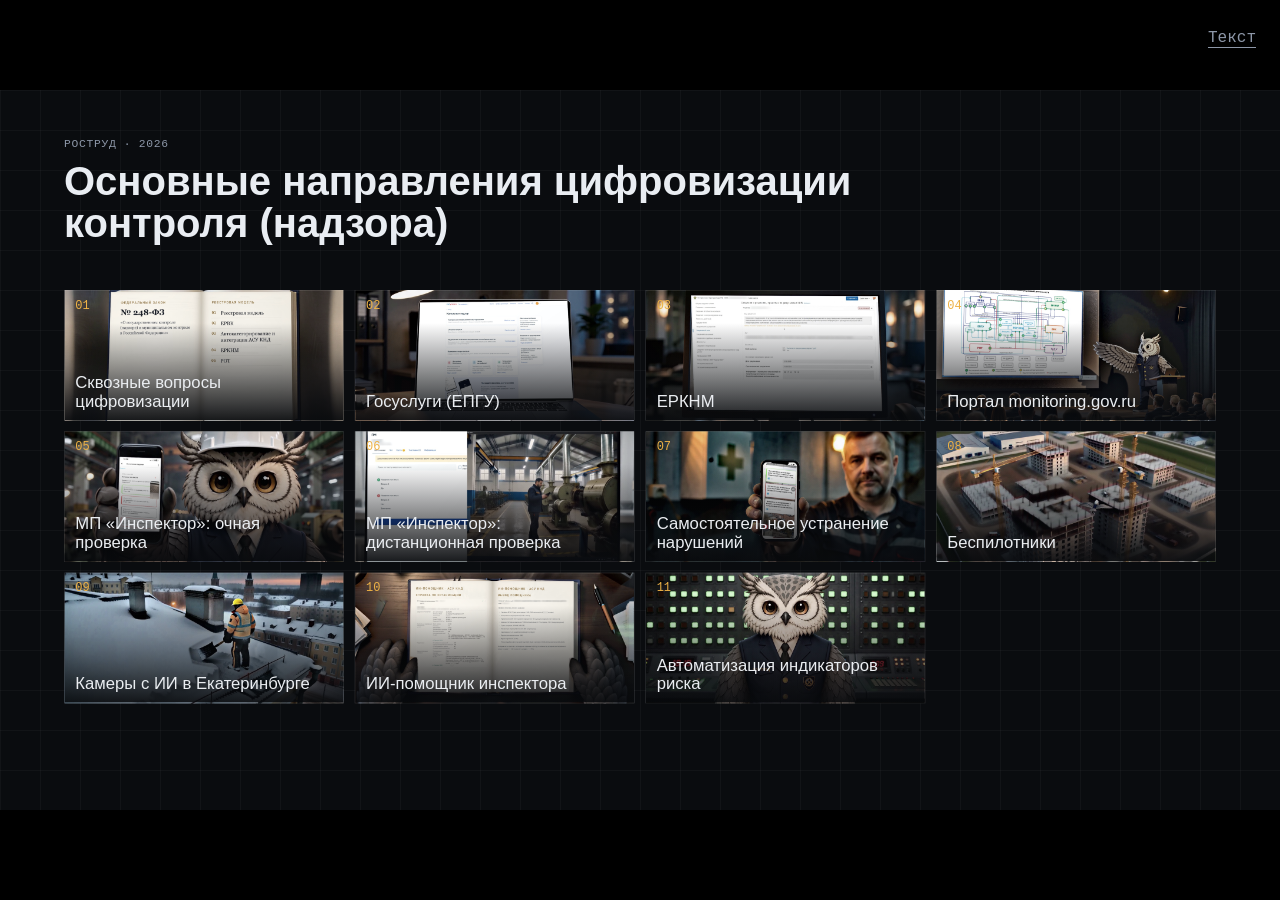
<file: index.html>
<!doctype html>
<html lang="ru">
<head>
<meta charset="utf-8">
<meta name="viewport" content="width=device-width,initial-scale=1">
<title>Цифровизация контроля · v4</title>
<style>
/* v2 — индустриальный: графит, сетка, тонкие линии, янтарный сигнальный акцент, DIN-подобный Bahnschrift, моноширинные цифры */
:root{--bg:#0a0c0f;--panel:rgba(10,13,18,.9);--line:rgba(255,255,255,.14);--line2:rgba(255,255,255,.28);--text:#e9edf2;--muted:#8d97a8;
  --acc:#ffb020;--mono:"Cascadia Mono","Cascadia Code",Consolas,"Courier New",monospace;--din:"Bahnschrift","DIN Alternate","Segoe UI",Arial,sans-serif}
*{box-sizing:border-box;margin:0;padding:0}
html,body{height:100%;background:#000;overflow:hidden}
body{font-family:var(--din);color:var(--text);-webkit-font-smoothing:antialiased}
#stage{position:absolute;left:50%;top:50%;width:1920px;height:1080px;transform-origin:50% 50%;overflow:hidden;background:var(--bg);-webkit-user-select:none;user-select:none}
#cam{position:absolute;inset:0;transform-origin:0 0;transition:transform .9s cubic-bezier(.6,0,.2,1)}
.instant,.instant *{transition:none!important}
.film{position:absolute;left:0;top:-8.571px;width:1920px;height:1097.143px}
#poster,#vid{object-fit:cover}
#poster{z-index:1;transition:filter .6s}
#vid{z-index:2;transition:opacity .15s}
#vid.hidden{opacity:0}
/* стоп-кадр: холоднее и строже, виньетка + тонкая сетка */
#stage.frozen #poster{filter:saturate(.8) contrast(1.06) brightness(.9)}
#fx{position:absolute;inset:0;z-index:4;pointer-events:none;opacity:0;transition:opacity .6s;
  background:radial-gradient(130% 100% at 50% 45%,transparent 55%,rgba(0,0,0,.55)),
    linear-gradient(rgba(255,255,255,.035) 1px,transparent 1px) 0 0/100% 60px,linear-gradient(90deg,rgba(255,255,255,.035) 1px,transparent 1px) 0 0/60px 100%}
#stage.frozen #fx{opacity:1}
.layer{z-index:3;pointer-events:none;opacity:0;transition:opacity .7s}
.layer.on{opacity:1}
.layer.masked{-webkit-mask-size:100% 100%;mask-size:100% 100%}
.quad{position:absolute;left:0;top:0;transform-origin:0 0;overflow:hidden}
.scr{background:#fff}
.scr img{width:100%;height:100%;display:block}
.scr.paper,.page{background:#f2ece0}
.page{color:#161c28;font-family:Georgia,serif;display:flex;flex-direction:column;justify-content:center;padding:0 calc(var(--pw) * .12);gap:calc(var(--ph) * .045)}
.page .pn b{display:block;font-size:calc(var(--ph) * .13);line-height:1}
.page .pn span{display:block;font-size:calc(var(--ph) * .042);line-height:1.25}
.scr .chat{position:absolute;inset:0;padding:calc(var(--ph) * .08) calc(var(--pw) * .1);font-family:Georgia,serif;color:#161c28}
.chat .m{margin-bottom:calc(var(--ph) * .05)}
.chat .who{font-size:calc(var(--ph) * .032);letter-spacing:.08em;text-transform:uppercase;color:#7a5418;font-weight:700}
.chat .t{font-size:calc(var(--ph) * .05);line-height:1.3}

/* панель — как прибор: кромка-акцент, уголок, линии-разделители */
#panel{position:absolute;z-index:6;opacity:0;pointer-events:none;transition:opacity .35s,transform .5s cubic-bezier(.2,.8,.2,1)}
#panel.right{right:64px;top:88px;width:660px;transform:translateX(24px)}
#panel.left{left:64px;top:88px;width:660px;transform:translateX(-24px)}
#panel.narrow{width:560px}
#panel.bottom{left:64px;right:64px;bottom:92px;transform:translateY(24px);display:grid;grid-template-columns:1.3fr 1fr;gap:0;align-items:stretch}
#panel.on{opacity:1;transform:none}
.card{position:relative;background:var(--panel);border:1px solid var(--line);padding:24px 32px 26px 36px}
.card::before{content:"";position:absolute;left:-1px;top:-1px;bottom:-1px;width:4px;background:var(--acc)}
.card::after{content:"";position:absolute;right:-1px;top:-1px;width:18px;height:18px;border-top:2px solid var(--line2);border-right:2px solid var(--line2)}
#panel.bottom .card+.card{border-left:none}
#panel.bottom .card+.card::before{display:none}
.kick{font-family:var(--mono);font-size:17px;letter-spacing:.06em;text-transform:uppercase;color:var(--muted);display:flex;gap:16px;align-items:baseline}
.kick .code{color:var(--acc)}
.ttl{font-size:44px;font-weight:600;line-height:1.05;margin:10px 0 4px;font-stretch:condensed}
.sub{display:none}
.bl{list-style:none;margin-top:14px;border-top:1px solid var(--line)}
.bl li{font-size:25px;line-height:1.3;padding:11px 0 11px 30px;border-bottom:1px solid var(--line);position:relative}
.bl li::before{content:"";position:absolute;left:0;top:24px;width:14px;height:2px;background:var(--acc)}
.nums{display:flex;flex-wrap:wrap}
.card .nums{margin-top:18px}
.num{padding-right:26px;margin-right:26px;border-right:1px solid var(--line)}
.num:last-child{border-right:none;margin-right:0;padding-right:0}
.num b{display:block;font-family:var(--mono);font-size:66px;font-weight:600;line-height:1;letter-spacing:-.02em;color:#fff;white-space:nowrap}
.num span{display:block;font-size:22px;color:var(--muted);margin-top:8px;max-width:320px;line-height:1.25}
.num em{display:inline-block;margin-top:6px;font-style:normal;font-family:var(--mono);font-size:13px;color:var(--acc);border:1px dashed var(--acc);padding:1px 7px}
.rv{opacity:0;transform:translateY(8px);transition:opacity .4s,transform .4s}
.on .rv,.rv.on{opacity:1;transform:none}

/* статус-строка */
#bar{position:absolute;left:0;right:0;bottom:0;height:58px;z-index:7;display:flex;align-items:center;gap:24px;padding:0 64px;
  font-family:var(--mono);font-size:15px;letter-spacing:.07em;text-transform:uppercase;color:var(--muted);
  background:linear-gradient(transparent,rgba(0,0,0,.7));opacity:0;transition:opacity .4s}
#stage.frozen #bar{opacity:1}
#bar b{color:var(--text);font-weight:600}
#bar .seg{display:flex;gap:4px;margin-left:auto}
#bar .seg i{width:34px;height:4px;background:rgba(255,255,255,.18)}
#bar .seg i.done{background:rgba(255,176,32,.45)}
#bar .seg i.cur{background:var(--acc)}

/* слайды шагов */
#slide{position:absolute;inset:0;z-index:8;opacity:0;pointer-events:none;transition:opacity .45s;background:var(--bg)}
#slide::before{content:"";position:absolute;inset:0;background:linear-gradient(rgba(255,255,255,.03) 1px,transparent 1px) 0 0/100% 60px,
  linear-gradient(90deg,rgba(255,255,255,.03) 1px,transparent 1px) 0 0/60px 100%}
#slide.on{opacity:1}
.shot{position:absolute;left:50%;top:46%;transform:translate(-50%,-50%);max-width:1720px;max-height:860px;border:1px solid var(--line2);background:#fff}
.shot.phone{height:880px;max-height:none;border-radius:40px;border:12px solid #15181e}
.cap{position:absolute;left:64px;right:64px;bottom:40px;font-family:var(--mono);font-size:18px;letter-spacing:.05em;text-transform:uppercase;color:var(--muted)}
.cap::before{content:"■ ";color:var(--acc)}
.list{position:absolute;left:140px;right:140px;top:110px}
.list h2{font-size:54px;font-weight:600;line-height:1.1;margin-bottom:44px;font-stretch:condensed}
.list ol{list-style:none;display:grid;grid-template-columns:1fr 1fr;grid-template-rows:repeat(4,auto);grid-auto-flow:column;column-gap:80px;counter-reset:n;border-top:1px solid var(--line)}
.list li{font-size:30px;line-height:1.3;padding:20px 0 20px 76px;border-bottom:1px solid var(--line);position:relative}
.list li::before{counter-increment:n;content:counter(n,decimal-leading-zero);position:absolute;left:0;top:20px;font-family:var(--mono);font-size:26px;color:var(--acc)}
.list .src{margin-top:26px;font-family:var(--mono);font-size:16px;color:var(--muted);text-transform:uppercase;letter-spacing:.06em}
.scrollbox{position:absolute;left:50%;top:60px;transform:translateX(-50%);width:1460px;height:880px;overflow:hidden;background:#fff;border:1px solid var(--line2)}
.scrollbox img{width:100%;display:block}

/* оглавление — плитки с кадрами */
#toc{position:absolute;inset:0;z-index:9;display:none;background:var(--bg)}
#toc.on{display:block}
#toc::before{content:"";position:absolute;inset:0;background:linear-gradient(rgba(255,255,255,.03) 1px,transparent 1px) 0 0/100% 60px,
  linear-gradient(90deg,rgba(255,255,255,.03) 1px,transparent 1px) 0 0/60px 100%}
#toc .bg{display:none}
#toc .kick{position:absolute;left:96px;top:72px}
#toc h1{position:absolute;left:96px;top:106px;font-size:60px;font-weight:600;line-height:1.05;max-width:1400px;font-stretch:condensed}
#toc ol{position:absolute;left:96px;right:96px;top:300px;display:grid;grid-template-columns:repeat(4,1fr);gap:16px;list-style:none}
#toc li{position:relative;height:196px;cursor:pointer;border:1px solid var(--line);background:center/cover no-repeat;overflow:hidden;filter:saturate(.75)}
#toc li:hover{filter:none;border-color:var(--acc)}
#toc li::before{content:"";position:absolute;inset:0;background:linear-gradient(transparent 25%,rgba(8,10,14,.93))}
#toc li .n{position:absolute;left:16px;top:12px;font-family:var(--mono);font-size:18px;color:var(--acc);z-index:1}
#toc li .t{position:absolute;left:16px;right:16px;bottom:14px;font-size:25px;line-height:1.15;z-index:1}
#toc .hint{position:absolute;left:96px;bottom:36px;font-family:var(--mono);font-size:15px;color:var(--muted)}
#toc .hint kbd{font:inherit;color:var(--text);border:1px solid var(--line2);padding:0 6px;margin:0 2px}

#black{position:fixed;inset:0;background:#000;z-index:100;display:none}
#hud{position:fixed;right:12px;bottom:10px;font:13px/1.3 Consolas,monospace;color:#8ea0c8;background:rgba(0,0,0,.6);padding:6px 10px;z-index:99}
/* v4: одна ссылка в углу главного экрана; во время показа скрыта. */
.speech-downloads{position:fixed;right:max(16px,env(safe-area-inset-right));top:max(16px,env(safe-area-inset-top));z-index:10;font-family:var(--mono);font-size:16px;line-height:1.3;color:var(--muted)}
.speech-downloads[hidden]{display:none}
.speech-downloads summary{display:flex;align-items:center;min-height:44px;padding:8px;list-style:none;cursor:pointer;text-decoration:underline;text-underline-offset:5px}
.speech-downloads summary::-webkit-details-marker{display:none}
.speech-downloads nav{position:absolute;right:0;top:calc(100% + 8px);width:140px;padding:4px;background:#10141a;border:1px solid var(--line2)}
.speech-downloads a{display:flex;align-items:center;min-height:44px;padding:8px 12px;color:var(--text);text-decoration:none}
.speech-downloads a:hover{color:var(--acc);background:rgba(255,255,255,.05)}
.speech-downloads summary:hover,.speech-downloads[open] summary{color:var(--acc)}
.speech-downloads summary:focus-visible,.speech-downloads a:focus-visible{outline:2px solid var(--acc);outline-offset:2px}
/* Фиксированные границы body не дают сцене 1920px расширять viewport телефона. */
@media(max-width:700px){body{position:fixed;inset:0}}
</style>
</head>
<body>
<div id="stage">
  <div id="cam">
    <img id="poster" class="film" alt="">
    <video id="vid" class="film" muted playsinline preload="auto"></video>
    <div id="scrLayer" class="film layer"><div id="scr" class="quad scr"><img alt=""></div></div>
    <div id="pageLayer" class="film layer"><div id="page" class="quad page"></div></div>
  </div>
  <div id="fx"></div>
  <div id="panel"></div>
  <div id="bar"><b id="barT"></b><span id="barK"></span><span class="seg" id="barS"></span></div>
  <div id="slide"></div>
  <section id="toc">
    <div class="bg"></div>
    <div class="kick"></div>
    <h1></h1>
    <ol></ol>
    <div class="hint"><kbd>→</kbd>/<kbd>PgDn</kbd>/клик — дальше · <kbd>←</kbd> назад · <kbd>T</kbd> оглавление · <kbd>1</kbd>…<kbd>9</kbd>, <kbd>0</kbd>=10, <kbd>-</kbd>=11 ·
      <kbd>R</kbd> заново · <kbd>V</kbd> другой вариант ролика · <kbd>F</kbd>/<kbd>F5</kbd> экран · <kbd>B</kbd> чёрный экран · <kbd>H</kbd> подсказка</div>
  </section>
</div>
<details id="speechDownloads" class="speech-downloads" hidden>
  <summary>Текст</summary>
  <nav aria-label="Скачать текст выступления">
    <a href="speech/vnot-v4.docx" download="Текст выступления ВНОТ версия 4.docx" aria-label="Скачать текст выступления в формате DOCX">DOCX</a>
    <a href="speech/vnot-v4.pdf" download="Текст выступления ВНОТ версия 4.pdf" aria-label="Скачать текст выступления в формате PDF">PDF</a>
  </nav>
</details>
<div id="black"></div>
<div id="hud"></div>
<script src="config_v4.js"></script>
<script src="v4_clips.js" onerror="window.V2 = {}"></script>
<script>
(function () {
  const V = window.V2 || {};
  const PANEL_V2 = { B1: 'bottom', B5: 'bottom', B10: 'bottom' };   // в кадрах v2 боковая панель закрывала разворот/лицо
  DECK.blocks.forEach(B => {
    if (PANEL_V2[B.id]) { B.panel = PANEL_V2[B.id]; B.narrow = false; }
    B.numbersOnPage = false;   // в книгах v2 цифр нет (V10 — распечатки скринов), цифры — в панели
    const v = V[B.id];
    if (!v) return;
    B.clips = [v.clip];
    if (v.baked && B.screen) { B.screen.quad = v.quad; B.screen.baked = true; B.screen.mask = null; }
    if (v.baked && B.page) B.page.baked = true;
    if (!v.baked) { B.screen = null; B.page = null; }   // экраны первой версии к кадрам v2 не подходят
  });
})();
</script>
<script src="masks.js"></script>
<script>
const D = window.DECK;
const $ = (s, r = document) => r.querySelector(s);
const stage = $('#stage'), cam = $('#cam'), vid = $('#vid'), poster = $('#poster');
const K = 1920 / D.frame[0], OY = (1080 - D.frame[1] * K) / 2;   // кадр → сцена

function fit() {
  const s = Math.min(innerWidth / 1920, innerHeight / 1080);
  stage.style.transform = `translate(-50%,-50%) scale(${s})`;
}
addEventListener('resize', fit); fit();

/* ---------- перспектива: четыре угла → matrix3d ---------- */
const adj = m => [m[4]*m[8]-m[5]*m[7], m[2]*m[7]-m[1]*m[8], m[1]*m[5]-m[2]*m[4], m[5]*m[6]-m[3]*m[8], m[0]*m[8]-m[2]*m[6],
                  m[2]*m[3]-m[0]*m[5], m[3]*m[7]-m[4]*m[6], m[1]*m[6]-m[0]*m[7], m[0]*m[4]-m[1]*m[3]];
const mm = (a, b) => { const c = []; for (let i = 0; i < 3; i++) for (let j = 0; j < 3; j++) { let s = 0; for (let k = 0; k < 3; k++) s += a[3*i+k] * b[3*k+j]; c[3*i+j] = s; } return c; };
const mv = (m, v) => [m[0]*v[0]+m[1]*v[1]+m[2]*v[2], m[3]*v[0]+m[4]*v[1]+m[5]*v[2], m[6]*v[0]+m[7]*v[1]+m[8]*v[2]];
function basis(p) { const m = [p[0], p[2], p[4], p[1], p[3], p[5], 1, 1, 1]; const v = mv(adj(m), [p[6], p[7], 1]); return mm(m, [v[0], 0, 0, 0, v[1], 0, 0, 0, v[2]]); }
const dist = (a, b) => Math.hypot(a[0] - b[0], a[1] - b[1]);
function placeQuad(el, quad) {            // quad в пикселях кадра; слой .film уже растянут на K
  const q = quad.map(([x, y]) => [x * K, y * K]);
  const w = (dist(q[0], q[1]) + dist(q[3], q[2])) / 2, h = (dist(q[0], q[3]) + dist(q[1], q[2])) / 2;
  el.style.width = w + 'px'; el.style.height = h + 'px'; el.style.setProperty('--ph', h + 'px'); el.style.setProperty('--pw', w + 'px');
  const t = mm(basis([q[0][0], q[0][1], q[1][0], q[1][1], q[3][0], q[3][1], q[2][0], q[2][1]]), adj(basis([0, 0, w, 0, 0, h, w, h])));
  for (let i = 0; i < 9; i++) t[i] /= t[8];
  el.style.transform = `matrix3d(${[t[0], t[3], 0, t[6], t[1], t[4], 0, t[7], 0, 0, 1, 0, t[2], t[5], 0, t[8]].join(',')})`;
}

/* ---------- состояние ---------- */
const QS = new URLSearchParams(location.search);
const DRAFT = QS.has('draft');                   // ?draft — показывать заглушки цифр («нужна цифра»)
let cur = { b: -2, s: 0 }, token = 0, hud = QS.has('hud'), timers = [];
const nums = B => B.numbers.filter(n => !n.stub || DRAFT);
// заранее распаковать все стоп-кадры и первые кадры: смена блока без мелькания
const STILLS = {};
D.blocks.forEach(B => B.clips.forEach(c => ['first', 'last'].forEach(k => {
  const im = new Image(); im.src = `media/${c}_${k}.jpg`; im.decode().catch(() => {}); STILLS[`${c}_${k}`] = im;
})));
const variant = {};
const clipOf = B => B.clips[variant[B.id] || 0];
const lastStep = B => 1 + (B.steps || []).length;          // 0 ролик, 1 стоп-кадр, 2.. шаги
function later(fn, ms) { const t = token; timers.push(setTimeout(() => t === token && fn(), ms)); }
function stopTimers() { timers.forEach(clearTimeout); timers = []; }
function instant(el, on) { el.classList.toggle('instant', on); if (on) void el.offsetWidth; }

function countUp(el, raw, delay) {
  const m = String(raw).match(/^([^\d]*)(\d[\d\s]*\d|\d)(.*)$/);
  if (!m || /N/.test(raw) || /^-/.test(m[3])) { el.textContent = raw; return; }   // «248-ФЗ» и заглушки не считаем
  const [, pre, num, post] = m, to = +num.replace(/\s/g, ''), fmt = n => pre + n.toLocaleString('ru-RU') + post;
  if (!isFinite(to) || to <= 1) { el.textContent = raw; return; }
  el.textContent = fmt(0);
  const t = token;
  later(() => {
    const t0 = performance.now(), dur = 1200;
    (function f(now) {
      if (t !== token) return;
      const k = Math.min(1, (now - t0) / dur);
      el.textContent = fmt(Math.round(to * (1 - Math.pow(1 - k, 3))));
      if (k < 1) requestAnimationFrame(f); else el.textContent = raw;
    })(t0);
  }, delay);
}
const numHTML = n => `<div class="num rv"><b data-v="${n.v}">${n.v}</b><span>${n.l}</span>${n.stub ? '<em>нужна цифра</em>' : ''}</div>`;

function loadBlock(B) {
  const c = clipOf(B);
  vid.removeAttribute('poster'); vid.poster = `media/${c}_first.jpg`;
  vid.src = `media/${c}.mp4`; vid.dataset.clip = c;
  poster.src = `media/${c}_first.jpg`;            // на время ролика под видео — его первый кадр; стоп-кадр ставится в go()
  // экран в кадре
  const L = $('#scrLayer'), S = $('#scr');
  L.style.display = B.screen && !B.screen.baked ? '' : 'none';     // baked: интерфейс уже вклеен в ролик
  if (B.screen && !B.screen.baked) {
    if (B.screen.chat) {             // «напечатанный» диалог на странице книги
      S.innerHTML = `<div class="chat">${B.screen.chat.map(m => `<div class="m ${m.q ? 'q' : ''}"><div class="who">${m.who}</div><div class="t">${m.t}</div></div>`).join('')}</div>`;
    } else {
      S.innerHTML = '<img alt="">';
      const img = $('img', S);
      img.src = B.screen.img; img.style.objectFit = B.screen.fit || 'cover'; img.style.objectPosition = B.screen.pos || 'center';
    }
    S.style.background = B.screen.bg || ''; S.classList.toggle('paper', !!B.screen.paper);
    placeQuad(S, B.screen.quad);
    L.classList.toggle('masked', !!B.screen.mask);
    const mk = B.screen.mask && ((window.MASKS || {})[B.screen.mask] || B.screen.mask);
    L.style.webkitMaskImage = L.style.maskImage = mk ? `url("${mk}")` : '';
  }
  // цифры на странице книги
  const PL = $('#pageLayer'), P = $('#page');
  PL.style.display = B.page && !B.page.baked ? '' : 'none';
  if (B.page && !B.page.baked) {
    placeQuad(P, B.page.quad);
    P.innerHTML = nums(B).map(n => `<div class="pn"><b>${n.v}</b><span>${n.l}</span>${n.stub ? '<em>нужна цифра</em>' : ''}</div>`).join('');
  }
  // панель
  const panel = $('#panel');
  panel.className = B.panel + (B.narrow ? ' narrow' : '') + ' instant';   // старая панель не «уезжает» поверх нового ролика
  const bi = D.blocks.indexOf(B) + 1;
  const head = `<div class="kick rv"><span class="code">${String(bi).padStart(2, '0')} / ${D.blocks.length}</span><span>${B.kicker || ''}</span></div><div class="ttl rv">${B.title}</div>`;
  const bl = `<ul class="bl">${B.bullets.map(x => `<li class="rv">${x}</li>`).join('')}</ul>`;
  const nl = B.numbersOnPage ? [] : nums(B);
  const numsHTML = nl.length ? `<div class="nums">${nl.map(numHTML).join('')}</div>` : '';
  panel.innerHTML = B.panel === 'bottom' && numsHTML ? `<div class="card">${head}${bl}</div><div class="card">${numsHTML}</div>`
                                                     : `<div class="card">${head}${bl}${numsHTML}</div>`;
  panel.style.gridTemplateColumns = B.panel === 'bottom' && !numsHTML ? '1fr' : '';
  void panel.offsetWidth;
  // подгрузить следующий ролик заранее
  const nb = D.blocks[D.blocks.indexOf(B) + 1];
  if (nb) { const pv = document.createElement('video'); pv.preload = 'auto'; pv.muted = true; pv.src = `media/${clipOf(nb)}.mp4`; }
}

function showPanel(on, anim) {
  const panel = $('#panel');
  instant(panel, !anim);
  panel.classList.toggle('on', on);
  const items = [...panel.querySelectorAll('.rv')];
  items.forEach((el, i) => { el.style.transitionDelay = anim && on ? `${250 + i * 110}ms` : '0ms'; el.classList.toggle('on', on); });
  if (on) panel.querySelectorAll('.num b').forEach((b, i) => anim ? countUp(b, b.dataset.v, 500 + i * 250) : (b.textContent = b.dataset.v));
  if (!anim) requestAnimationFrame(() => panel.classList.remove('instant'));
}

function camZoom(B, on, anim) {
  instant(cam, !anim);
  if (on && B.screen) {
    const xs = B.screen.quad.map(p => p[0] * K), ys = B.screen.quad.map(p => p[1] * K + OY);
    const x0 = Math.min(...xs), x1 = Math.max(...xs), y0 = Math.min(...ys), y1 = Math.max(...ys);
    const s = Math.min(1920 / (x1 - x0), 1080 / (y1 - y0)) * .92, cx = (x0 + x1) / 2, cy = (y0 + y1) / 2;
    cam.style.transform = `translate(${960 - cx * s}px,${540 - cy * s}px) scale(${s})`;
  } else cam.style.transform = 'none';
  if (!anim) requestAnimationFrame(() => cam.classList.remove('instant'));
}

function showSlide(B, s, anim) {
  const sl = $('#slide');
  instant(sl, !anim);
  const st = s >= 2 ? B.steps[s - 2] : null;
  if (!st) { sl.classList.remove('on'); return; }            // содержимое гаснет вместе со слайдом, без пустого фона
  if (st.type === 'zoom') {
    if (st.crop) {
      const [w, h] = st.crop.frame, [sw, sh] = st.crop.source;
      sl.innerHTML = `<svg class="shot" width="${860 * w / h}" height="860" viewBox="0 0 ${w} ${h}" role="img" aria-label="${st.caption || ''}" xmlns="http://www.w3.org/2000/svg">
        <defs><clipPath id="pamphletClip"><path d="${st.crop.path}"/></clipPath></defs>
        <rect width="${w}" height="${h}" fill="#ecedef"/>
        <image href="${st.img}" width="${sw}" height="${sh}" clip-path="url(#pamphletClip)"/>
      </svg><div class="cap">${st.caption || ''}</div>`;
    } else {
      sl.innerHTML = `<img class="shot${st.phone ? ' phone' : ''}" src="${st.img}" alt="" style="${st.bg ? 'background:' + st.bg : ''}"><div class="cap">${st.caption || ''}</div>`;
    }
  } else if (st.type === 'list') {
    sl.innerHTML = `<div class="list"><h2>${st.title}</h2><ol>${st.items.map(x => `<li class="rv">${x}</li>`).join('')}</ol>
      ${st.source ? `<div class="src">Источник: ${st.source}</div>` : ''}</div>`;
  } else if (st.type === 'scroll') {
    sl.innerHTML = `<div class="scrollbox"><img src="${st.img}" alt=""></div><div class="cap">${st.caption || ''}</div>`;
  }
  const reveal = () => {
    sl.classList.add('on');
    sl.querySelectorAll('.rv').forEach((el, i) => { el.style.transitionDelay = anim ? `${200 + i * 90}ms` : '0ms'; el.classList.add('on'); });
    if (st.type === 'scroll') {
      const img = $('.scrollbox img', sl);
      const run = () => {
        const d = img.getBoundingClientRect().height / (stage.getBoundingClientRect().height / 1080) - 890;
        if (d > 0) img.animate([{ transform: 'translateY(0)' }, { transform: `translateY(${-d}px)` }],
                               { duration: Math.max(6000, d * 6), delay: 700, easing: 'ease-in-out', fill: 'forwards' });
      };
      img.complete ? run() : img.onload = run;
    }
  };
  const prevStep = sl.classList.contains('on');
  if (anim && !prevStep && st.type === 'zoom' && B.screen) later(reveal, 650);    // сначала наезд камеры, потом скрин крупно
  else reveal();
  if (!anim) requestAnimationFrame(() => sl.classList.remove('instant'));
}

function go(b, s, opt = {}) {
  token++; stopTimers();
  const changed = b !== cur.b || opt.reload;
  cur = { b, s };
  const speech = $('#speechDownloads');
  speech.hidden = b >= 0;
  if (speech.hidden) speech.open = false;
  if (speech.hidden && speech.contains(document.activeElement)) document.activeElement.blur();
  const toc = $('#toc');
  if (b < 0) {
    toc.classList.add('on'); vid.pause(); drawHud(); return;
  }
  toc.classList.remove('on');
  const B = D.blocks[b];
  if (changed) loadBlock(B);
  const anim = !!opt.anim;
  // ролик / стоп-кадр
  poster.src = `media/${clipOf(B)}_${s === 0 ? 'first' : 'last'}.jpg`;
  if (s === 0) {
    vid.classList.remove('hidden'); vid.currentTime = 0;
    if (!blackOn()) vid.play().catch(() => {});
  } else {
    vid.pause(); vid.classList.add('hidden');
  }
  // экран в кадре и страница книги — со стоп-кадра и дальше
  const a2 = anim && !changed && s > 0;                  // при смене блока слои и камеру ставим сразу, без отъезда поверх нового ролика
  for (const id of ['#scrLayer', '#pageLayer']) { const L = $(id); instant(L, !a2); L.classList.toggle('on', s >= 1); if (!a2) requestAnimationFrame(() => L.classList.remove('instant')); }
  showPanel(s === 1, anim);
  camZoom(B, s >= 2 && !!B.screen, a2);
  showSlide(B, s, anim);
  drawHud();
}
vid.addEventListener('ended', () => {
  if (cur.b >= 0 && cur.s === 0 && vid.dataset.clip === clipOf(D.blocks[cur.b])) {
    lastNav = performance.now() + 500;           // нажатие в момент конца ролика не проскакивает стоп-кадр
    go(cur.b, 1, { anim: true });
  }
});

function next() {
  if (cur.b < 0) return go(0, 0, { anim: true });
  const B = D.blocks[cur.b];
  if (cur.s < lastStep(B)) return go(cur.b, cur.s + 1, { anim: true });
  if (cur.b < D.blocks.length - 1) go(cur.b + 1, 0, { anim: true });
}
function prev() {
  if (cur.b < 0) return;
  if (cur.s >= 2) return go(cur.b, cur.s - 1, { anim: true });
  if (cur.b === 0) return go(-1, 0);
  go(cur.b - 1, 1, { anim: false });           // предыдущий блок — сразу стоп-кадр
}
function drawBar() {
  const b = cur.b;
  stage.classList.toggle('frozen', b >= 0 && cur.s >= 1);
  stage.classList.toggle('inslide', b >= 0 && cur.s >= 2);
  if (b < 0) return;
  $('#barT').textContent = `${String(b + 1).padStart(2, '0')} · ${D.blocks[b].title}`;
  $('#barK').textContent = 'Роструд · цифровизация контроля (надзора)';
  $('#barS').innerHTML = D.blocks.map((_, i) => `<i class="${i < b ? 'done' : i === b ? 'cur' : ''}"></i>`).join('');
}
function drawHud() {
  drawBar();
  const h = $('#hud');
  h.style.display = hud ? '' : 'none';
  $('#toc .hint').style.display = hud ? '' : 'none';
  if (cur.b < 0) { h.textContent = 'оглавление'; return; }
  const B = D.blocks[cur.b], names = ['ролик', 'стоп-кадр'];
  const st = cur.s < 2 ? names[cur.s] : ({ zoom: 'экран крупно', list: 'список', scroll: 'прокрутка' })[B.steps[cur.s - 2].type];
  h.textContent = `${B.id} · ${st} · ${clipOf(B)} · ${cur.s + 1}/${lastStep(B) + 1}`;
}

/* ---------- оглавление ---------- */
$('#toc .kick').textContent = D.subtitle;
$('#toc h1').textContent = D.title;
$('#toc .bg').style.backgroundImage = `url(media/${D.blocks[0].clips[0]}_last.jpg)`;
$('#toc ol').innerHTML = D.blocks.map((B, i) => `<li data-go="${i}" style="background-image:url(media/${B.clips[0]}_last.jpg)"><span class="n">${String(i + 1).padStart(2, '0')}</span><span class="t">${B.title}</span></li>`).join('');

/* ---------- управление: кликер = клавиатура; дребезг и автоповтор не листают ---------- */
let lastNav = 0;
function nav(fn, ...a) { const t = performance.now(); if (t - lastNav < 250) return; lastNav = t; fn(...a); }
const blackOn = () => $('#black').style.display === 'block';
function setBlack(v) {
  $('#black').style.display = v ? 'block' : 'none';
  if (cur.b >= 0 && cur.s === 0) v ? vid.pause() : vid.play().catch(() => {});   // ролик под чёрным не идёт вслепую
}
$('#black').addEventListener('click', e => { if (e.detail === 1) setBlack(false); });
const fullscreen = () => document.fullscreenElement || document.documentElement.requestFullscreen().catch(() => {});
const NEXT = ['ArrowRight', 'PageDown', 'ArrowDown', ' ', 'Enter'], PREV = ['ArrowLeft', 'PageUp', 'ArrowUp', 'Backspace'];
const DIGIT = { Digit1: 0, Digit2: 1, Digit3: 2, Digit4: 3, Digit5: 4, Digit6: 5, Digit7: 6, Digit8: 7, Digit9: 8, Digit0: 9, Minus: 10 };
addEventListener('keydown', e => {
  const k = e.key, c = e.code;
  if (e.target.closest?.('.speech-downloads') && (k === 'Enter' || k === ' ')) return;
  if (k === 'Escape' && !blackOn() && $('#speechDownloads').open) { $('#speechDownloads').open = false; return; }
  if (e.ctrlKey || e.altKey || e.metaKey) return;
  if (NEXT.includes(k) || PREV.includes(k) || k === 'F5') e.preventDefault();
  if (e.repeat) return;
  if (blackOn() && (NEXT.includes(k) || PREV.includes(k) || k === 'Escape')) return setBlack(false);
  if (NEXT.includes(k)) nav(next);
  else if (PREV.includes(k)) nav(prev);
  else if (k === 'F5') fullscreen();
  else if (k === 'Escape') { /* Esc ничего не листает */ }
  else if (c === 'KeyT' || k === 'Home') nav(go, -1, 0);
  else if (c === 'KeyR' && cur.b >= 0) nav(go, cur.b, 0, { anim: true, reload: true });
  else if (c === 'KeyV' && cur.b >= 0 && D.blocks[cur.b].clips.length > 1) {
    const B = D.blocks[cur.b]; variant[B.id] = ((variant[B.id] || 0) + 1) % B.clips.length;
    nav(go, cur.b, 0, { anim: true, reload: true });
  }
  else if (c === 'KeyF') document.fullscreenElement ? document.exitFullscreen() : fullscreen();
  else if (c === 'KeyH') { hud = !hud; drawHud(); }
  else if (c === 'KeyB' || c === 'Period' || k === '.') setBlack(!blackOn());
  else if (c in DIGIT && DIGIT[c] < D.blocks.length) nav(go, DIGIT[c], 0, { anim: true, reload: DIGIT[c] === cur.b });
});
let focusAt = 0;
addEventListener('focus', () => focusAt = performance.now());
stage.addEventListener('mousedown', e => { if (e.detail > 1) e.preventDefault(); });
stage.addEventListener('click', e => {
  if (e.detail > 1 || performance.now() - focusAt < 500) return;
  if (e.target.closest('.speech-downloads')) return;
  const li = e.target.closest('[data-go]');
  if (li) return nav(go, +li.dataset.go, 0, { anim: true });
  if (e.target.closest('#toc ol')) return;
  nav(next);
});

// ?b=3&s=1 — сразу блок и шаг (для проверки)
const q = new URLSearchParams(location.search);
q.has('b') ? go(+q.get('b'), +(q.get('s') || 0), { anim: false }) : go(-1, 0);
</script>
</body>
</html>
</file>
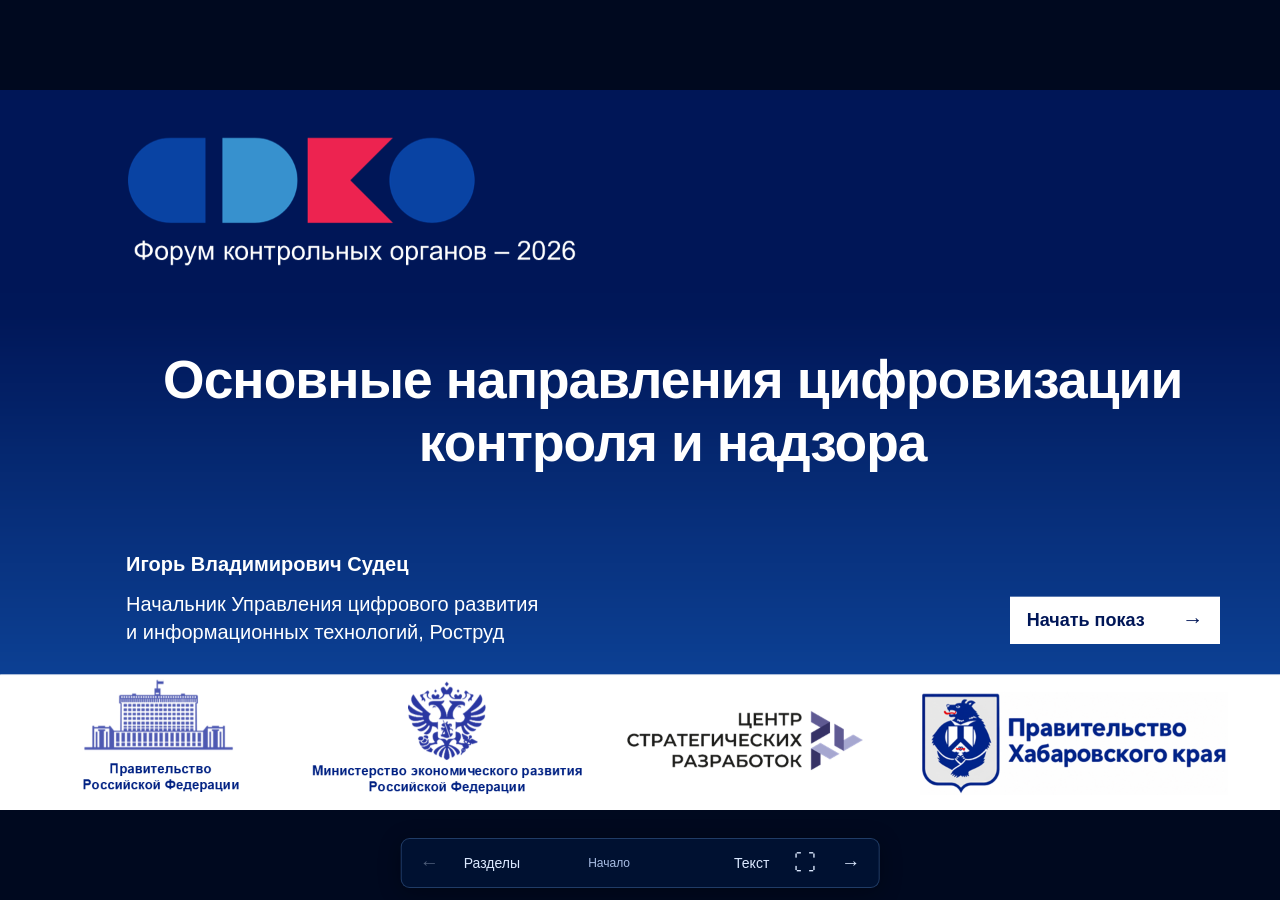
<file: knd/index.html>
<!doctype html>
<html lang="ru">
<head>
  <meta charset="utf-8">
  <meta name="viewport" content="width=device-width,initial-scale=1">
  <meta name="theme-color" content="#001657">
  <meta name="description" content="Цифровые инструменты контроля и надзора. Медиа-презентация Роструда для Форума контрольных органов — 2026.">
  <title>Роструд · Форум контрольных органов — 2026</title>
  <link rel="icon" href="assets/forum-logo.png">
  <link rel="stylesheet" href="styles.css?v=20261118-r24">
  <!-- Start these with the page: otherwise they wait for app.js and styles.css, one Pages round trip each. -->
  <link rel="preload" href="content.json?v=20261118-r24" as="fetch" crossorigin>
  <link rel="preload" href="assets/cover-bg.png?v=20261117" as="image">
</head>
<body>
  <main id="stage" class="forum-canvas cover" aria-label="Презентация Роструда">
    <section id="cover" class="cover-page">
      <h1 id="deck-title">Основные направления цифровизации<br>контроля и надзора</h1>
      <p class="slide-speaker" id="cover-speaker" hidden></p>
      <p class="slide-position" id="cover-position">Федеральная служба по труду и занятости</p>
      <button class="start-button" id="start">Начать показ <span aria-hidden="true">→</span></button>
    </section>
    <section id="chapter" hidden>
      <header class="chapter-header">
        <h1 id="chapter-title"></h1>
        <p id="chapter-subtitle"></p>
        <nav id="screen-nav" class="screen-nav" aria-label="Экраны раздела" hidden></nav>
      </header>
      <div id="media-layout" class="media-layout">
        <div class="media-frame">
          <img id="still" alt="Кадр из ролика с филином">
          <video id="video" muted playsinline preload="metadata" aria-label="Ролик раздела"></video>
          <div id="video-error" class="video-error" hidden>
            <p>Не удалось загрузить ролик</p>
            <button id="retry">Повторить</button>
          </div>
          <div id="graphic" class="graphic" hidden></div>
          <div id="media-caption" class="media-caption" hidden></div>
        </div>
        <aside id="summary" class="summary" aria-label="Ключевые тезисы"></aside>
      </div>
      <div id="landing" class="landing" hidden></div>
      <footer class="chapter-footer">
        <span>Роструд</span>
        <nav id="progress" aria-label="Разделы презентации"></nav>
        <span id="page-number"></span>
      </footer>
    </section>
    <section id="closing" class="closing-page" hidden>
      <h1>Спасибо за внимание!</h1>
      <p class="slide-speaker" id="closing-speaker" hidden></p>
      <p class="slide-position" id="closing-position">Федеральная служба по труду и занятости</p>
      <button id="restart" class="text-button">Вернуться к началу <span aria-hidden="true">↖</span></button>
    </section>
    <p id="loading-error" hidden>Не удалось открыть презентацию. Обновите страницу.</p>
  </main>

  <nav class="controls" aria-label="Управление показом">
    <button id="previous" title="Назад · ←" aria-label="Предыдущий экран">←</button>
    <button id="contents" title="Разделы · T">Разделы</button>
    <span id="position" class="position" aria-live="polite">Начало</span>
    <button id="pause" title="Пауза · P" aria-label="Приостановить" style="visibility:hidden">Ⅱ</button>
    <button id="notes" title="Текст выступления · N">Текст</button>
    <button id="fullscreen" title="Полный экран · F, F5, F11 · выход — Esc" aria-label="Полный экран">⛶</button>
    <button id="next" title="Дальше · →" aria-label="Следующий экран">→</button>
  </nav>

  <dialog id="contents-dialog" aria-labelledby="contents-title">
    <div class="dialog-head"><h2 id="contents-title">Разделы выступления</h2><button data-close aria-label="Закрыть">×</button></div>
    <ol id="contents-list"></ol>
    <p class="keyboard-help">← → — листать · T — разделы · R — повторить · F, F5, F11 — полный экран · Esc — выход · B — чёрный экран</p>
  </dialog>
  <dialog id="notes-dialog" aria-labelledby="notes-title">
    <div class="dialog-head"><h2 id="notes-title">Текст выступления</h2><button data-close aria-label="Закрыть">×</button></div>
    <div id="speaker-content"></div>
    <p class="download-links">Скачать весь текст: <a id="download-notes" class="download-link" href="speech.pdf" download="Текст выступления.pdf">PDF</a> · <a class="download-link" href="speech.docx" download="Текст выступления.docx">DOCX</a></p>
  </dialog>
  <div id="black" hidden aria-label="Чёрный экран"></div>
  <div id="key-hint" hidden role="status"></div>
  <!-- Route diagram of the AI assistant, from its technical site (24.09.2026). -->
  <template id="route-map">
    <svg class="route-svg" viewBox="0 0 1000 420" role="img" aria-label="Схема маршрута запроса: вопрос, вход, диспетчер, четыре линии источников, синтез, ответ, оценка">
    <g class="grp" data-g="trunk">
    <path class="ln st-trunk" d="M48 215 H236"/>
    <path class="ln st-trunk" d="M774 215 H956"/>
    <rect x="43" y="197" width="10" height="36" rx="5" class="fl-trunk"/>
    <rect x="951" y="197" width="10" height="36" rx="5" class="fl-trunk"/>
    <circle class="stn st-trunk" cx="146" cy="215" r="7"/>
    <circle class="stn st-trunk" cx="866" cy="215" r="7"/>
    <text class="lbl-b" x="40" y="186">Вопрос</text>
    <text class="lbl" x="146" y="250" text-anchor="middle">Вход · SSO и регион</text>
    <text class="lbl" x="866" y="250" text-anchor="middle">Ответ со ссылками</text>
    <text class="lbl-b" x="962" y="186" text-anchor="end">Оценка</text>
    </g>
    <g class="grp" data-g="1">
    <path class="ln st-l1" d="M264 70 H746"/>
    <rect x="278" y="57" width="118" height="26" rx="13" class="fl-l1"/>
    <text class="pill-t" x="337" y="74.5" text-anchor="middle">1 · НПА</text>
    <circle class="stn st-l1" cx="450" cy="70" r="7"/><circle class="stn st-l1" cx="575" cy="70" r="7"/><circle class="stn st-l1" cx="690" cy="70" r="7"/>
    <text class="lbl" x="450" y="52" text-anchor="middle">Статья и документ</text>
    <text class="lbl" x="575" y="52" text-anchor="middle">Гибридный поиск</text>
    <text class="lbl" x="690" y="52" text-anchor="middle">LLM‑фильтр</text>
    </g>
    <g class="grp" data-g="2">
    <path class="ln st-l2" d="M264 165 H746"/>
    <rect x="278" y="152" width="118" height="26" rx="13" class="fl-l2"/>
    <text class="pill-t" x="337" y="169.5" text-anchor="middle">2 · Служебки</text>
    <circle class="stn st-l2" cx="450" cy="165" r="7"/><circle class="stn st-l2" cx="575" cy="165" r="7"/><circle class="stn st-l2" cx="690" cy="165" r="7"/>
    <text class="lbl" x="450" y="147" text-anchor="middle">Гибридный поиск</text>
    <text class="lbl" x="575" y="147" text-anchor="middle">LLM‑фильтр</text>
    <text class="lbl" x="690" y="147" text-anchor="middle">Дата и автор</text>
    </g>
    <g class="grp" data-g="3">
    <path class="ln st-l3" d="M264 265 H746"/>
    <rect x="278" y="252" width="118" height="26" rx="13" class="fl-l3"/>
    <text class="pill-t" x="337" y="269.5" text-anchor="middle">3 · Руководства</text>
    <circle class="stn st-l3" cx="450" cy="265" r="7"/><circle class="stn st-l3" cx="575" cy="265" r="7"/><circle class="stn st-l3" cx="690" cy="265" r="7"/>
    <text class="lbl" x="450" y="247" text-anchor="middle">Гибридный поиск</text>
    <text class="lbl" x="575" y="247" text-anchor="middle">LLM‑фильтр</text>
    <text class="lbl" x="690" y="247" text-anchor="middle">Шаги в системе</text>
    </g>
    <g class="grp" data-g="4">
    <path class="ln st-l4" d="M264 360 H746"/>
    <rect x="278" y="347" width="118" height="26" rx="13" class="fl-l4"/>
    <text class="pill-t" x="337" y="364.5" text-anchor="middle">4 · База АСУ КНД</text>
    <circle class="stn st-l4" cx="450" cy="360" r="7"/><circle class="stn st-l4" cx="575" cy="360" r="7"/><circle class="stn st-l4" cx="690" cy="360" r="7"/>
    <text class="lbl" x="450" y="342" text-anchor="middle">Выбор показателя</text>
    <text class="lbl" x="575" y="342" text-anchor="middle">SQL‑шаблон</text>
    <text class="lbl" x="690" y="342" text-anchor="middle">Регион из токена</text>
    </g>
    <g class="grp" data-g="trunk">
    <rect class="cap-shape" x="236" y="48" width="28" height="334" rx="14"/>
    <rect class="cap-shape" x="746" y="48" width="28" height="334" rx="14"/>
    <text class="lbl-b" x="250" y="30" text-anchor="middle">Диспетчер</text>
    <text class="lbl-s" x="250" y="406" text-anchor="middle">до 6 пересадок</text>
    <text class="lbl-b" x="760" y="30" text-anchor="middle">Синтез</text>
    <text class="lbl-s" x="760" y="406" text-anchor="middle">только по источникам</text>
    </g>
    <g class="trains"></g>
    </svg>
  </template>
  <script type="module" src="app.js?v=20261118-r24"></script>
</body>
</html>
</file>
<file: knd/styles.css>
:root{color-scheme:dark;--navy:#001657;--blue:#1150aa;--cyan:#55b8e9;--muted:#a8bee5;--pink:#ee1951;font-family:Arial,sans-serif;color:#fff;background:#00091f}
*{box-sizing:border-box}body{margin:0;height:100vh;height:100dvh;overflow:hidden}button,a{-webkit-tap-highlight-color:transparent}button{font:inherit;cursor:pointer}button:focus-visible,a:focus-visible{outline:3px solid var(--cyan);outline-offset:5px}[hidden]{display:none!important}
.forum-canvas{position:absolute;left:50%;top:50%;width:1920px;height:1080px;overflow:hidden;transform-origin:50% 50%;background:#001657 url('assets/content-bg.png') center/100% 100% no-repeat;isolation:isolate}
.forum-canvas.cover{background-image:url('assets/cover-bg.png?v=20261117')}.forum-canvas.closing{background-image:url('assets/closing-bg.png')}
.cover-page h1{position:absolute;left:189px;top:387px;width:1640px;margin:0;font-size:80px;line-height:95px;letter-spacing:-1.4px;font-weight:700;text-align:center}
.slide-speaker,.slide-position{position:absolute;left:189px;width:826px;margin:0;font-size:30px;line-height:42px}.slide-position{text-wrap:balance}.slide-speaker{font-weight:700}.cover-page .slide-speaker{top:690px}.cover-page .slide-position{top:751px;width:1187px}.closing-page .slide-speaker{top:743px}.closing-page .slide-position{top:824px}
.start-button{position:absolute;right:90px;top:760px;transition:opacity .2s;display:flex;gap:56px;align-items:center;padding:17px 25px;color:#001657;background:#fff;border:0;font-size:27px;font-weight:700}.start-button:hover{background:#d5ecff}.start-button span{font-size:32px}
.chapter-header{position:absolute;left:189px;top:54px;width:1330px}.chapter-header h1{font-size:64px;line-height:1.05;letter-spacing:-1.4px;margin:0;max-width:1330px}.chapter-header p{font-size:31px;line-height:1.25;color:#cfdef6;margin:25px 0 0;max-width:1320px}
.media-layout{position:absolute;left:189px;top:281px;width:1542px;height:658px;display:grid;grid-template-columns:1098px 408px;gap:36px}
.media-frame{position:relative;background:#000d2c;overflow:hidden;border:1px solid #5b87c05e;height:628px;align-self:center}
.media-frame>img,.media-frame>video{position:absolute;inset:0;width:100%;height:100%;object-fit:contain;background:#000d2c}.media-frame>video{z-index:2}.media-frame>video.stopped{visibility:hidden}.media-frame>img{z-index:1}
.media-caption{position:absolute;z-index:3;bottom:0;left:0;right:0;padding:18px 25px;background:#001657e8;font-size:24px;line-height:1.3;border-top:1px solid #638ed15c}
.summary{display:flex;flex-direction:column;justify-content:center;gap:24px;min-width:0}.summary .eyebrow{font-size:20px;letter-spacing:2px;text-transform:uppercase;color:var(--cyan);margin:0}.summary h2{font-size:34px;line-height:1.16;margin:0;font-weight:400}.summary ul{list-style:none;padding:0;margin:0}.summary li{border-top:1px solid #698dcc66;padding:18px 0;font-size:27px;line-height:1.3}.summary li:last-child{border-bottom:1px solid #698dcc66}.summary .metrics{display:flex;flex-wrap:wrap;gap:23px}.metric{min-width:0;flex:1 1 150px}.metric b{font-size:61px;line-height:1.04;letter-spacing:-2px;display:block;color:#fff}.metric span{font-size:20px;line-height:1.25;display:block;margin-top:8px;color:#cfdef6}.source-date{font-size:17px;color:#a8bee5;line-height:1.3;margin:0}.summary a{color:#fff;text-decoration-color:var(--cyan);text-underline-offset:6px;font-size:24px}.secondary-action{font-size:23px;text-align:left;line-height:1.3;color:#fff;background:#0e4b9c;border:1px solid #65aeeb;padding:15px 18px}.secondary-action:hover{background:#155cb8}
.summary.compact{gap:14px}.summary.compact h2{font-size:32px}.summary.compact li{font-size:26px;padding:12px 0}.summary.compact .metric b{font-size:55px}
.screen-nav{display:flex;gap:15px;margin-top:22px}.screen-nav button{display:flex;align-items:center;gap:13px;padding:10px 16px;background:#07255b;color:#c2d4ef;border:1px solid #476ca4;font-size:22px;line-height:1.2}.screen-nav button span{font-size:17px;color:#82bde9}.screen-nav button[aria-current]{background:#1254a2;color:white;border-color:#70c9fa}.contents-screens{padding:4px 0 10px 34px;display:grid;gap:4px}#contents-list .contents-screens button{font-size:15px;background:#061f48;padding:9px 16px}#contents-list .contents-screens span{min-width:25px}.controls .position{white-space:nowrap}
.chapter-footer{position:absolute;left:189px;bottom:25px;right:90px;display:flex;align-items:center;gap:35px;font-size:20px;color:#b7c9e7}.chapter-footer nav{display:flex;gap:9px;margin-left:auto}.chapter-footer nav button{width:44px;height:28px;border:0;border-top:4px solid #4766a4;background:transparent;color:transparent;padding:0}.chapter-footer nav button.done{border-color:#65a1df}.chapter-footer nav button.current{border-color:#ed1950}.chapter-footer nav button:hover{border-color:#fff}.chapter-footer>span:last-child{min-width:65px;text-align:right}
.graphic{position:absolute;inset:0;z-index:4;display:flex;flex-direction:column;justify-content:center;padding:55px;background:linear-gradient(135deg,#082b6b,#001338);overflow:hidden}.graphic .graphic-kicker{margin:0 0 25px;color:var(--cyan);font-size:22px;letter-spacing:2px;text-transform:uppercase}.graphic h2{font-size:48px;line-height:1.12;margin:0 0 34px}.flow{display:flex;flex-direction:column;gap:16px}.flow-row{display:grid;grid-template-columns:54px 1fr;gap:20px;align-items:center;padding:19px 0;border-top:1px solid #6f94ce55;animation:appear .6s both}.flow-row:nth-child(2){animation-delay:.15s}.flow-row:nth-child(3){animation-delay:.3s}.flow-row:nth-child(4){animation-delay:.45s}.flow-row b{font-size:23px;color:var(--cyan);font-weight:400}.flow-row span{font-size:30px;line-height:1.2}.graphic.light{background:#fff;color:#0b1220}.graphic.light .graphic-kicker{color:#3a6db5}.graphic-image{display:block;width:100%;height:auto}.route-q{margin:0 0 14px;min-height:68px;font-size:27px;line-height:1.25;font-weight:700;color:#101317}.route-map svg{display:block;width:100%;height:auto}.route-svg .ln{fill:none;stroke-width:10;stroke-linecap:round}.route-svg .grp{transition:opacity .35s ease}.route-svg.focus .grp.off{opacity:.14}.route-svg .st-trunk{stroke:#101317}.route-svg .st-l1{stroke:#d52b31}.route-svg .st-l2{stroke:#1767bc}.route-svg .st-l3{stroke:#16924a}.route-svg .st-l4{stroke:#8b40a1}.route-svg .fl-trunk{fill:#101317}.route-svg .fl-l1{fill:#d52b31}.route-svg .fl-l2{fill:#1767bc}.route-svg .fl-l3{fill:#16924a}.route-svg .fl-l4{fill:#8b40a1}.route-svg .stn{fill:#fff;stroke-width:3.5}.route-svg .cap-shape{fill:#fff;stroke:#101317;stroke-width:4}.route-svg .lbl{font-size:13px;font-weight:500;fill:#464d59}.route-svg .lbl-b{font-size:14px;font-weight:700;fill:#101317}.route-svg .lbl-s{font-size:12px;fill:#737a87}.route-svg .pill-t{font-size:12.5px;font-weight:700;fill:#fff}.route-svg .train{fill:#101317;stroke:#fff;stroke-width:3;transition:opacity .3s}.summary.route li{font-size:22px;padding:11px 0}.graphic .domain{font-size:47px;line-height:1.25;color:#fff;margin:0 0 33px;overflow-wrap:anywhere}.online-link{font-size:23px;color:#a5dafe;display:flex;gap:22px;align-items:center}.online-link img{width:140px;height:140px;background:white;padding:8px}
.graphic .online-hero{display:flex;justify-content:space-between;align-items:center;gap:30px;margin-bottom:26px}.online-hero b{display:block;font-size:66px;line-height:1;letter-spacing:-2px;white-space:nowrap}.online-hero span{display:block;font-size:26px;line-height:1.25;margin-top:8px}.online-hero small{display:block;font-size:20px;line-height:1.3;color:#a8bee5;margin-top:6px}.online-hero .online-link{gap:16px;font-size:20px;line-height:1.25}.online-hero .online-link img{width:118px;height:118px;padding:6px}
.online-stats{display:grid;grid-template-columns:repeat(3,1fr);gap:16px}.online-stat{border-top:2px solid var(--cyan);background:#ffffff0d;padding:14px 18px 16px;animation:appear .6s both}.online-stat:nth-child(n+4){animation-delay:.15s}.online-stat p{margin:0 0 8px;font-size:18px;line-height:1.2;color:#9fd6fb}.online-stat b{display:block;font-size:44px;line-height:1.05;letter-spacing:-1px;white-space:nowrap}.online-stat span{display:block;margin-top:6px;font-size:18px;line-height:1.25;color:#cfdef6}
.landing{position:absolute;left:189px;top:274px;width:1542px;height:670px;display:grid;grid-template-columns:780px 1fr;grid-template-rows:1fr auto;column-gap:40px;row-gap:20px}.landing-browser{display:flex;flex-direction:column;min-height:0;border:1px solid #5b87c0;background:#fff;box-shadow:0 18px 50px #0007;overflow:hidden}.browser-bar{flex:none;height:38px;display:flex;align-items:center;gap:8px;padding:0 14px;background:#e9eef7;color:#33415c;font-size:16px}.browser-bar i{width:11px;height:11px;border-radius:50%;background:#b9c4d8}.browser-bar span{margin-left:12px;flex:1;background:#fff;border-radius:6px;padding:4px 14px;white-space:nowrap;overflow:hidden;text-overflow:ellipsis}.browser-view{flex:1;background:#fff no-repeat 50% 0/100% auto;animation:page-scroll 24s ease-in-out 2s infinite alternate}@keyframes page-scroll{from{background-position:50% 0}to{background-position:50% 100%}}.landing-side{display:flex;flex-direction:column;min-width:0}.landing-side .graphic-kicker{margin:0 0 14px;color:var(--cyan);font-size:22px;letter-spacing:2px;text-transform:uppercase}.landing-side h2{font-size:42px;line-height:1.12;margin:0 0 14px}.landing-side>p{margin:0;color:#d8e7ff;font-size:24px;line-height:1.35}.guide-grid{display:grid;grid-template-columns:repeat(3,1fr);gap:18px;margin-top:24px}.guide-card{margin:0;background:#061f58e8;border-top:3px solid var(--cyan);animation:appear .6s both}.guide-card:nth-child(2){animation-delay:.15s}.guide-card:nth-child(3){animation-delay:.3s}.guide-card img{display:block;width:100%;aspect-ratio:16/10;object-fit:cover;object-position:top}.guide-card figcaption{padding:12px 14px 14px;font-size:17px;line-height:1.3;color:#b9cdeb}.guide-card b{display:block;margin-bottom:6px;color:#fff;font-size:20px;font-weight:400;line-height:1.2}.landing .landing-status{margin:auto 0 0;font-size:19px;color:#a8bee5}.creation-process{grid-column:1/-1;border-top:1px solid #678ec457;padding-top:18px;display:flex;gap:22px;color:#c9ddf8;font-size:21px;line-height:1.3}.creation-process strong{color:#fff;white-space:nowrap}.creation-process span{flex:1}
.closing-page h1{position:absolute;left:189px;top:493px;width:1640px;text-align:center;font-size:80px;line-height:1.12;margin:0}.text-button{position:absolute;right:90px;top:828px;transition:opacity .2s;background:none;border:0;border-bottom:1px solid #9cbce7;color:white;font-size:26px;padding:0 0 7px}.text-button:hover{color:var(--cyan)}
.controls{position:fixed;bottom:12px;left:50%;transform:translateX(-50%);display:flex;gap:3px;align-items:center;background:#001333ed;border:1px solid #5988c55c;padding:5px 7px;border-radius:9px;z-index:10;box-shadow:0 4px 22px #0005;transition:opacity .2s}.controls button{border:0;color:#dbe9ff;background:transparent;padding:8px 11px;border-radius:5px;font-size:14px;min-width:33px;min-height:33px;white-space:nowrap}.controls button:hover{background:#224881}.controls button:disabled{opacity:.35;cursor:default}.controls .position{font-size:12px;color:#a8bee5;padding:0 10px;min-width:150px;text-align:center}.controls #previous,.controls #next{font-size:19px}.controls #fullscreen{font-size:22px;padding-top:3px;padding-bottom:3px}body.controls-hidden .controls:not(:focus-within):not(:hover),body.controls-hidden .start-button:not(:focus-visible),body.controls-hidden .text-button:not(:focus-visible){opacity:0;pointer-events:none}
dialog{width:min(830px,calc(100vw - 36px));max-height:calc(100dvh - 50px);padding:30px;border:1px solid #416ba3;background:#031b46;color:#fff;box-shadow:0 30px 120px #0008}dialog::backdrop{background:#000b;backdrop-filter:blur(5px)}.dialog-head{display:flex;align-items:start;gap:20px;justify-content:space-between;margin-bottom:20px}.dialog-head h2{font-size:28px;line-height:1.2;margin:0}.dialog-head button{border:0;background:none;color:#a4c7f8;font-size:29px;line-height:1;padding:0 5px}#contents-list{list-style:none;padding:0;margin:0;display:grid;gap:6px}#contents-list button{width:100%;text-align:left;background:#0c2b5a;border:1px solid transparent;padding:13px 16px;display:flex;gap:18px;color:white;line-height:1.3;font-size:17px}#contents-list button:hover{border-color:#67b9f0}#contents-list span{color:#75bcec}.keyboard-help{font-size:12px;line-height:1.6;color:#aac2e1;margin:24px 0 0}#speaker-content{font-size:18px;line-height:1.6}#speaker-content h3{line-height:1.3;font-size:24px;margin-bottom:22px}#speaker-content .cue{padding:15px;border-left:3px solid #4eb5ed;background:#123363;color:#c7e0ff;font-size:15px}#speaker-content .pending{margin-top:25px;padding:18px;background:#3b2c35;border:1px solid #76515c;color:#ffe5d9;font-size:15px}#speaker-content .pending h4,#speaker-content .remarks h4{margin:0 0 10px}#speaker-content .remarks{margin-top:25px;padding:15px 18px;background:#13284d;border-left:3px solid #f0b85a;color:#ffe9c2;font-size:15px}#speaker-content .remarks ul{margin:0;padding-left:20px}#speaker-content .pending ul{margin:0;padding-left:20px}.download-link{display:inline-block;margin-top:22px;color:#7dcbff;text-underline-offset:5px;font-size:15px}
#black{position:fixed;inset:0;background:#000;z-index:100;cursor:none}.video-error{position:absolute;inset:0;z-index:8;background:#001333d9;display:grid;align-content:center;justify-items:center;gap:15px;font-size:27px}.video-error button{font-size:23px;color:#fff;background:#0e4b9c;border:1px solid #65aeeb;padding:12px 22px}#loading-error{position:absolute;left:189px;top:620px;font-size:35px;max-width:1400px}
@keyframes appear{from{opacity:0;transform:translateY(12px)}to{opacity:1;transform:none}}@media(prefers-reduced-motion:reduce){*,*::before,*::after{animation:none!important;transition:none!important}}@media(max-width:600px){.controls{bottom:8px;max-width:calc(100vw - 12px);gap:0;padding:4px}.controls button{padding:7px;min-width:30px;font-size:12px}.controls .position{display:none}.dialog-head h2{font-size:23px}dialog{padding:20px}#contents-list button{font-size:15px;padding:11px}#speaker-content{font-size:16px}}
/* Route examples: which one is on screen; МП «Инспектор»: the scenario on screen is highlighted. */
.route-tabs{display:grid;grid-template-columns:repeat(4,1fr);gap:10px;margin:0 0 16px}.route-tabs button{display:flex;align-items:center;gap:9px;min-width:0;padding:9px 12px;border:1px solid #c9d3e3;border-radius:6px;background:#fff;color:#464d59;font:500 16px/1.15 Arial,sans-serif;text-align:left;cursor:pointer}.route-tabs b{flex:none;display:grid;place-items:center;width:24px;height:24px;border-radius:50%;background:#e7ecf4;color:#101317;font-size:14px}.route-tabs button.active{background:#001657;border-color:#001657;color:#fff}.route-tabs button.active b{background:var(--pink);color:#fff}
.summary.timed li{opacity:.45;border-left:4px solid transparent;padding-left:16px;transition:opacity .3s,border-color .3s}.summary.timed li.active{opacity:1;border-left-color:var(--pink)}
#key-hint{position:fixed;left:50%;bottom:90px;transform:translateX(-50%);z-index:60;padding:14px 22px;border-radius:8px;background:#001657ee;color:#fff;font-size:20px;box-shadow:0 8px 30px #0008}
.qr-row{display:flex;gap:26px;margin-top:2px}.qr-link{display:flex;align-items:center;gap:12px;color:#a5dafe;text-decoration:none;line-height:1.25}.summary .qr-link{font-size:18px;color:#a5dafe;text-decoration:none}.qr-link img{flex:none;width:104px;height:104px;background:#fff;padding:5px}.landing-lead{display:flex;align-items:center;gap:24px}.landing-lead p{flex:1;margin:0;color:#d8e7ff;font-size:24px;line-height:1.35}.landing-lead .qr-link{font-size:18px}.landing-lead .qr-link img{width:100px;height:100px}
.download-links{margin:22px 0 0;color:#a5c4e6;font-size:15px}.download-links .download-link{margin-top:0}
</file>
